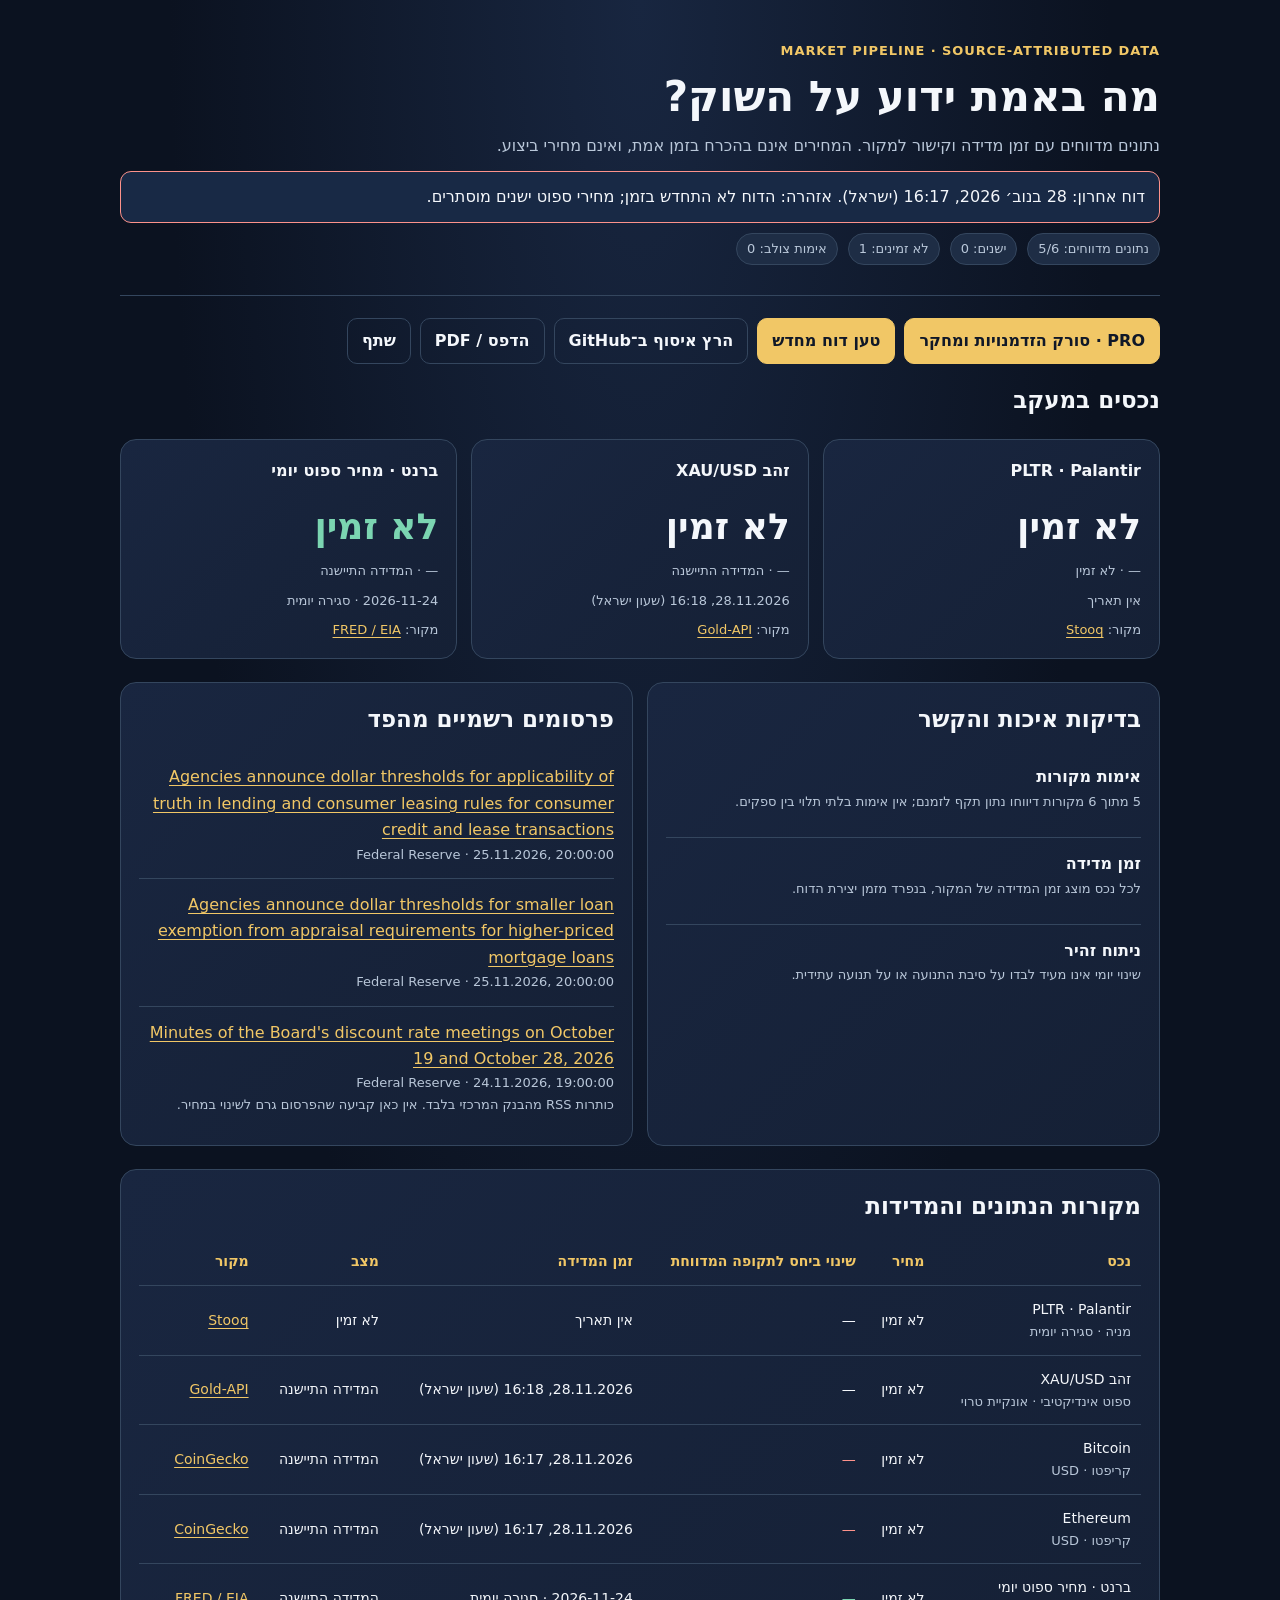
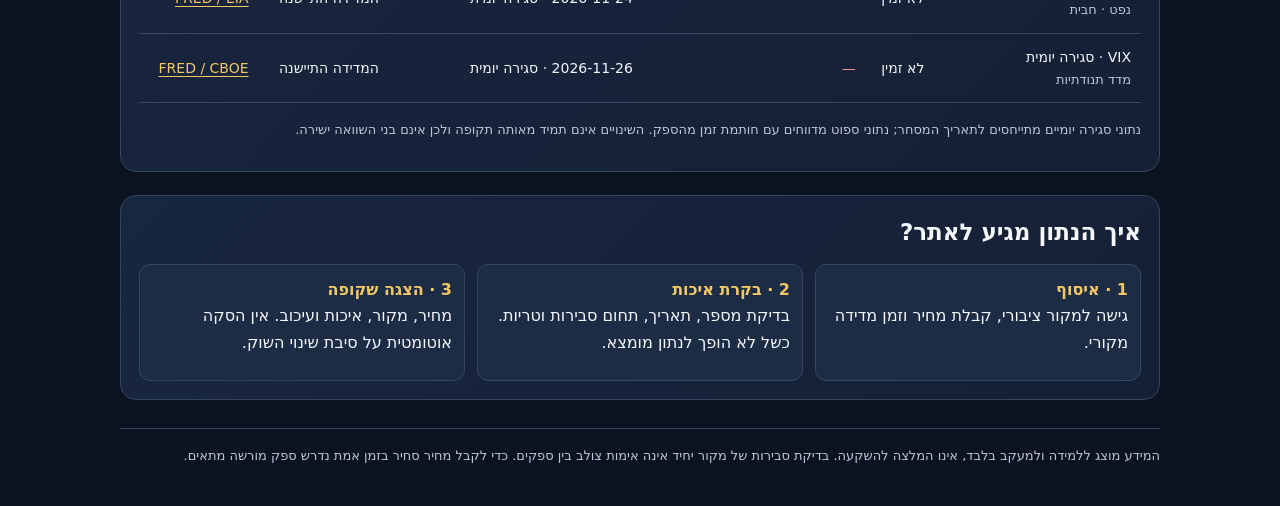
<file: index.html>
<!doctype html>
<html lang="he" dir="rtl">
<head>
<meta charset="utf-8">
<meta name="viewport" content="width=device-width,initial-scale=1">
<meta name="theme-color" content="#0b1220">
<meta name="description" content="Market Pipeline — מקורות נתוני שוק עם זמן מדידה, איכות נתונים וקישור למקור. לא ציטוטי מסחר בזמן אמת.">
<title>Market Pipeline | נתונים עם מקורות</title>
<style>
:root{color-scheme:dark;--bg:#0b1220;--panel:#17233a;--panel2:#1d2c45;--ink:#f4f7fb;--muted:#b9c7d9;--line:#34465e;--gold:#f1c766;--green:#7bd5b1;--red:#fd928b}
*{box-sizing:border-box}
body{margin:0;background:radial-gradient(ellipse at 50% 0,#182640 0,#0b1220 52%);color:var(--ink);font:16px/1.65 system-ui,-apple-system,Arial,sans-serif}
main{max-width:1120px;padding:clamp(16px,4vw,40px);margin:0 auto}
h1,h2,h3,p{margin-top:0}h1{font-size:clamp(28px,5vw,42px);line-height:1.22;margin:10px 0}h2{font-size:clamp(19px,3vw,23px)}p{margin-bottom:12px}
a{color:var(--gold);text-underline-offset:3px}
.eyebrow{font-size:13px;letter-spacing:.07em;color:var(--gold);font-weight:800}
.muted{color:var(--muted)}
.hero{border-bottom:1px solid var(--line);padding-bottom:20px;margin-bottom:22px}
.toolbar{display:flex;flex-wrap:wrap;gap:9px;margin:18px 0}
.btn{display:inline-flex;align-items:center;justify-content:center;min-height:43px;border-radius:10px;border:1px solid var(--line);background:transparent;padding:9px 14px;color:var(--ink);font:inherit;font-weight:650;text-decoration:none;cursor:pointer}
.btn.primary{color:#101828;background:var(--gold);border-color:var(--gold)}
.btn:hover,.btn:focus-visible{outline:2px solid var(--gold);outline-offset:2px}
#state{padding:12px 14px;background:#182945;border:1px solid var(--line);border-radius:11px;margin:10px 0}
#state.alert{border-color:var(--red)}
#summary{display:flex;gap:10px;flex-wrap:wrap;margin:10px 0}
.pill{border:1px solid var(--line);border-radius:999px;font-size:13px;padding:4px 10px;background:#1e2d45;color:var(--muted)}
.metrics{display:grid;grid-template-columns:repeat(3,minmax(0,1fr));gap:14px}
.card,details,.panel{background:linear-gradient(135deg,#192640,#152035);border:1px solid var(--line);border-radius:16px;padding:18px;min-width:0}
.card .name{font-weight:700;overflow-wrap:anywhere}
.card .price{font-size:clamp(25px,3.3vw,36px);font-weight:800;margin:12px 0 4px;direction:ltr;text-align:right;font-variant-numeric:tabular-nums}
.card .meta{font-size:13px;color:var(--muted);overflow-wrap:anywhere;margin-top:8px}
.green{color:var(--green)}.red{color:var(--red)}
.section{margin-top:23px}
.grid-2{display:grid;grid-template-columns:1fr 1fr;gap:14px}
.panel h2{margin-bottom:12px}
.entry{padding:13px 0;border-bottom:1px solid var(--line)}
.entry:last-child{border-bottom:0;padding-bottom:0}
.entry a{overflow-wrap:anywhere}
.small{font-size:13px;color:var(--muted)}
.table-scroll{overflow-x:auto}
table{width:100%;border-collapse:collapse;white-space:nowrap;font-size:14px}
th,td{border-bottom:1px solid var(--line);padding:12px 10px;text-align:right}
th{color:var(--gold);font-weight:700}
td .small{display:block;max-width:210px;white-space:normal}
.note{margin-top:16px;color:var(--muted);font-size:13px}
.pipeline{display:grid;grid-template-columns:repeat(3,1fr);gap:12px}
.step{padding:12px;border:1px solid var(--line);border-radius:11px;background:var(--panel2)}
.step strong{color:var(--gold)}
footer{margin-top:28px;padding-top:16px;border-top:1px solid var(--line);font-size:13px;color:var(--muted)}
@media(max-width:740px){.metrics{grid-template-columns:1fr}.grid-2{grid-template-columns:1fr}.pipeline{grid-template-columns:1fr}.card{padding:16px}.toolbar .btn{flex:1;min-width:max-content}}
@media print{body{background:white;color:black}.card,.panel,.step{background:white;color:black;border-color:#bbb}.toolbar{display:none}a{color:#244986}.small,.muted,footer{color:#444}}
</style>
</head>
<body>
<main>
<header class="hero">
  <div class="eyebrow">MARKET PIPELINE · SOURCE-ATTRIBUTED DATA</div>
  <h1>מה באמת ידוע על השוק?</h1>
  <p class="muted">נתונים מדווחים עם זמן מדידה וקישור למקור. המחירים אינם בהכרח בזמן אמת, ואינם מחירי ביצוע.</p>
  <div id="state" role="status" aria-live="polite">טוען נתונים מהדוח האחרון…</div>
  <div id="summary" aria-label="מצב איכות הנתונים"></div>
</header>
<nav class="toolbar" aria-label="פעולות"><a class="btn primary" href="./pro.html">PRO · סורק הזדמנויות ומחקר</a>
  <button class="btn primary" id="reload" type="button">טען דוח מחדש</button>
  <a class="btn" href="https://github.com/yuvaltevelov/market-pipeline/actions/workflows/refresh.yml" target="_blank" rel="noopener noreferrer">הרץ איסוף ב־GitHub</a>
  <button class="btn" id="print" type="button">הדפס / PDF</button>
  <button class="btn" id="share" type="button">שתף</button>
</nav>
<section aria-labelledby="main-title"><h2 id="main-title">נכסים במעקב</h2><div class="metrics" id="cards"></div></section>
<section class="section grid-2">
  <div class="panel"><h2>בדיקות איכות והקשר</h2><div id="signals"></div></div>
  <div class="panel"><h2>פרסומים רשמיים מהפד</h2><div id="news"></div><p class="small">כותרות RSS מהבנק המרכזי בלבד. אין כאן קביעה שהפרסום גרם לשינוי במחיר.</p></div>
</section>
<section class="section panel" aria-labelledby="all-assets-title">
  <h2 id="all-assets-title">מקורות הנתונים והמדידות</h2>
  <div class="table-scroll"><table><thead><tr><th scope="col">נכס</th><th scope="col">מחיר</th><th scope="col">שינוי ביחס לתקופה המדווחת</th><th scope="col">זמן המדידה</th><th scope="col">מצב</th><th scope="col">מקור</th></tr></thead><tbody id="rows"></tbody></table></div>
  <p class="note">נתוני סגירה יומיים מתייחסים לתאריך המסחר; נתוני ספוט מדווחים עם חותמת זמן מהספק. השינויים אינם תמיד מאותה תקופה ולכן אינם בני השוואה ישירה.</p>
</section>
<section class="section panel"><h2>איך הנתון מגיע לאתר?</h2><div class="pipeline"><div class="step"><strong>1 · איסוף</strong><p>גישה למקור ציבורי, קבלת מחיר וזמן מדידה מקורי.</p></div><div class="step"><strong>2 · בקרת איכות</strong><p>בדיקת מספר, תאריך, תחום סבירות וטריות. כשל לא הופך לנתון מומצא.</p></div><div class="step"><strong>3 · הצגה שקופה</strong><p>מחיר, מקור, איכות ועיכוב. אין הסקה אוטומטית על סיבת שינוי השוק.</p></div></div></section>
<footer>המידע מוצג ללמידה ולמעקב בלבד, אינו המלצה להשקעה. בדיקת סבירות של מקור יחיד אינה אימות צולב בין ספקים. כדי לקבל מחיר סחיר בזמן אמת נדרש ספק מורשה מתאים.</footer>
<noscript>יש להפעיל JavaScript לצפייה בנתונים.</noscript>
</main>
<script>
"use strict";
const byId = id => document.getElementById(id);
const clear = node => node.replaceChildren();
const node = (tag,text,cls) => {const x=document.createElement(tag); if(text!==undefined && text!==null)x.textContent=String(text); if(cls)x.className=cls;return x;};
const displayNumber = (n, digits=2) => new Intl.NumberFormat("en-US",{minimumFractionDigits:0,maximumFractionDigits:digits}).format(n);
const allowedHosts = new Set(["stooq.com","www.stooq.com","gold-api.com","www.coingecko.com","fred.stlouisfed.org","www.federalreserve.gov"]);
function link(url,label){
  try {const parsed=new URL(url);if(parsed.protocol!=="https:"||!allowedHosts.has(parsed.hostname))throw new Error("unapproved");const a=node("a",label);a.href=parsed.href;a.target="_blank";a.rel="noopener noreferrer";return a;}
  catch{return node("span","מקור לא מאושר","small");}
}
function observeDate(a){
  if(!a.as_of)return "אין תאריך";
  if(a.granularity==="date")return a.as_of+(a.pricing_basis==="delayed_market_quote"?" · דיווח ספק, ייתכן תוך־יומי":" · סגירה יומית");
  const d=new Date(a.as_of);
  return Number.isFinite(d.getTime())?d.toLocaleString("he-IL",{timeZone:"Asia/Jerusalem",dateStyle:"short",timeStyle:"short"})+" (שעון ישראל)":"זמן לא תקין";
}
function observationFresh(a){
  if(!a.as_of || a.quality!=="reported")return false;
  if(a.granularity==="date"){
    const t=Date.parse(a.as_of+"T00:00:00Z");
    const days=Math.floor((Date.now()-t)/86400000);
    return Number.isFinite(t)&&days>=0&&days<=(a.id==="PLTR"?5:7);
  }
  if(a.granularity==="timestamp"){
    const t=Date.parse(a.as_of),seconds=(Date.now()-t)/1000;
    return Number.isFinite(t)&&seconds>=-300&&seconds<=(a.id==="XAUUSD"?3600:10800);
  }
  return false;
}
function quoteStatus(a,generatedAge){
  if(a.quality!=="reported")return a.quality==="stale"?"נתון ישן":"לא זמין";
  if(!observationFresh(a))return "המדידה התיישנה";
  if(a.granularity==="timestamp"&&generatedAge>180*60*1000)return "תמונת מצב ישנה";
  return a.pricing_basis==="delayed_market_quote"?"ציטוט ספק יחיד, ייתכן עיכוב":a.granularity==="date"?"סגירה מדווחת":"דיווח מקור יחיד";
}
function effectivePrice(a,generatedAge){return observationFresh(a)&&(a.granularity==="date"||generatedAge<=180*60*1000)&&typeof a.price==="number"&&Number.isFinite(a.price)&&a.price>0;}
function renderAssets(data,age){
  const cards=byId("cards"),rows=byId("rows");clear(cards);clear(rows);
  for(const a of data.assets){
    const okay=effectivePrice(a,age),price=okay?(a.currency==="USD"?"$":"")+displayNumber(a.price):"לא זמין";
    const pct=okay&&typeof a.change_percent==="number"&&Number.isFinite(a.change_percent)?(a.change_percent>0?"+":"")+displayNumber(a.change_percent,2)+"%":"—";
    const pctCls=typeof a.change_percent==="number"?(a.change_percent>0?"green":a.change_percent<0?"red":""):"";
    if(["PLTR","XAUUSD","BRENT"].includes(a.id)){
      const c=node("article",null,"card");
      c.append(node("div",a.name,"name"),node("div",price,"price"+(pctCls?" "+pctCls:"")),node("div",pct+" · "+quoteStatus(a,age),"small"));
      c.append(node("div",observeDate(a),"meta"));
      const source=node("div",null,"meta");source.append("מקור: ",link(a.source_url,a.source));c.append(source);cards.append(c);
    }
    const tr=node("tr");
    const name=node("td",a.name);
    name.append(node("span",a.pricing_basis==="delayed_market_quote"?"מניה · ציטוט אחרון (עשוי להיות תוך־יומי)":(a.description||""),"small"));
    const tdPrice=node("td",price);
    const tdChange=node("td",pct,pctCls);
    const tdAsOf=node("td",observeDate(a));
    const tdStatus=node("td",quoteStatus(a,age));
    const tdSource=node("td");tdSource.append(link(a.source_url,a.source));
    tr.append(name,tdPrice,tdChange,tdAsOf,tdStatus,tdSource);rows.append(tr);
  }
}
function renderTextEntries(id,items,type){
  const box=byId(id);clear(box);
  if(!items.length){box.append(node("p",type==="news"?"לא התקבלו פרסומים רשמיים מתוארכים מהמקור.":"אין מידע שניתן להציג." ,"small"));return;}
  for(const entry of items){
    const c=node("div",null,"entry");
    if(type==="news"){
      c.append(link(entry.url,entry.title),node("div",entry.source+" · "+new Date(entry.published_at).toLocaleString("he-IL"),"small"));
    }else{
      c.append(node("strong",entry.title),node("p",entry.text,"small"));
    }
    box.append(c);
  }
}
async function load(){
  byId("state").textContent="טוען דוח מקור אחרון…";
  try{
    const response=await fetch("./data/latest.json?t="+Date.now(),{cache:"no-store"});
    if(!response.ok)throw new Error("http "+response.status);
    const d=await response.json();
    if(d.schema_version!==2||!Array.isArray(d.assets)||d.assets.length!==6||!d.quality)throw new Error("legacy or invalid data schema");
    const generated=d.generated_at?Date.parse(d.generated_at):NaN;
    const age=Number.isFinite(generated)?Math.max(0,Date.now()-generated):Infinity;
    const published=Number.isFinite(generated)?new Date(generated).toLocaleString("he-IL",{timeZone:"Asia/Jerusalem",dateStyle:"medium",timeStyle:"short"}):"טרם בוצע איסוף";
    const old=age>2*60*60*1000;
    const state=byId("state");
    state.textContent="דוח אחרון: "+published+" (ישראל). "+(old?"אזהרה: הדוח לא התחדש בזמן; מחירי ספוט ישנים מוסתרים.":d.status==="complete"?"האיסוף הושלם; אין אימות צולב בין ספקים.":d.status==="partial"?"חלק מהמקורות לא היו זמינים.":"ממתינים לאיסוף ראשון.");
    state.classList.toggle("alert",old||d.status!=="complete");
    const summary=byId("summary");clear(summary);
    summary.append(node("span","נתונים מדווחים: "+d.quality.reported+"/6","pill"),node("span","ישנים: "+d.quality.stale,"pill"),node("span","לא זמינים: "+d.quality.unavailable,"pill"),node("span","אימות צולב: 0","pill"));
    renderAssets(d,age);
    renderTextEntries("signals",Array.isArray(d.signals)?d.signals:[],"signals");
    renderTextEntries("news",Array.isArray(d.news)?d.news:[],"news");
  }catch(error){
    const el=byId("state");el.textContent="לא ניתן לאמת את הדוח. אין להסתמך על המחירים. ("+error.message+")";el.classList.add("alert");
    ["cards","rows","signals","news","summary"].forEach(id=>clear(byId(id)));
  }
}
byId("reload").addEventListener("click",load);
byId("print").addEventListener("click",()=>window.print());
byId("share").addEventListener("click",async()=>{
  try{if(navigator.share)await navigator.share({title:document.title,url:location.href});else if(navigator.clipboard){await navigator.clipboard.writeText(location.href);byId("state").textContent="הקישור הועתק. הנתונים עצמם לא שונו."}}
  catch{/* sharing was canceled */}
});
load();
</script>
</body>
</html>
</file>
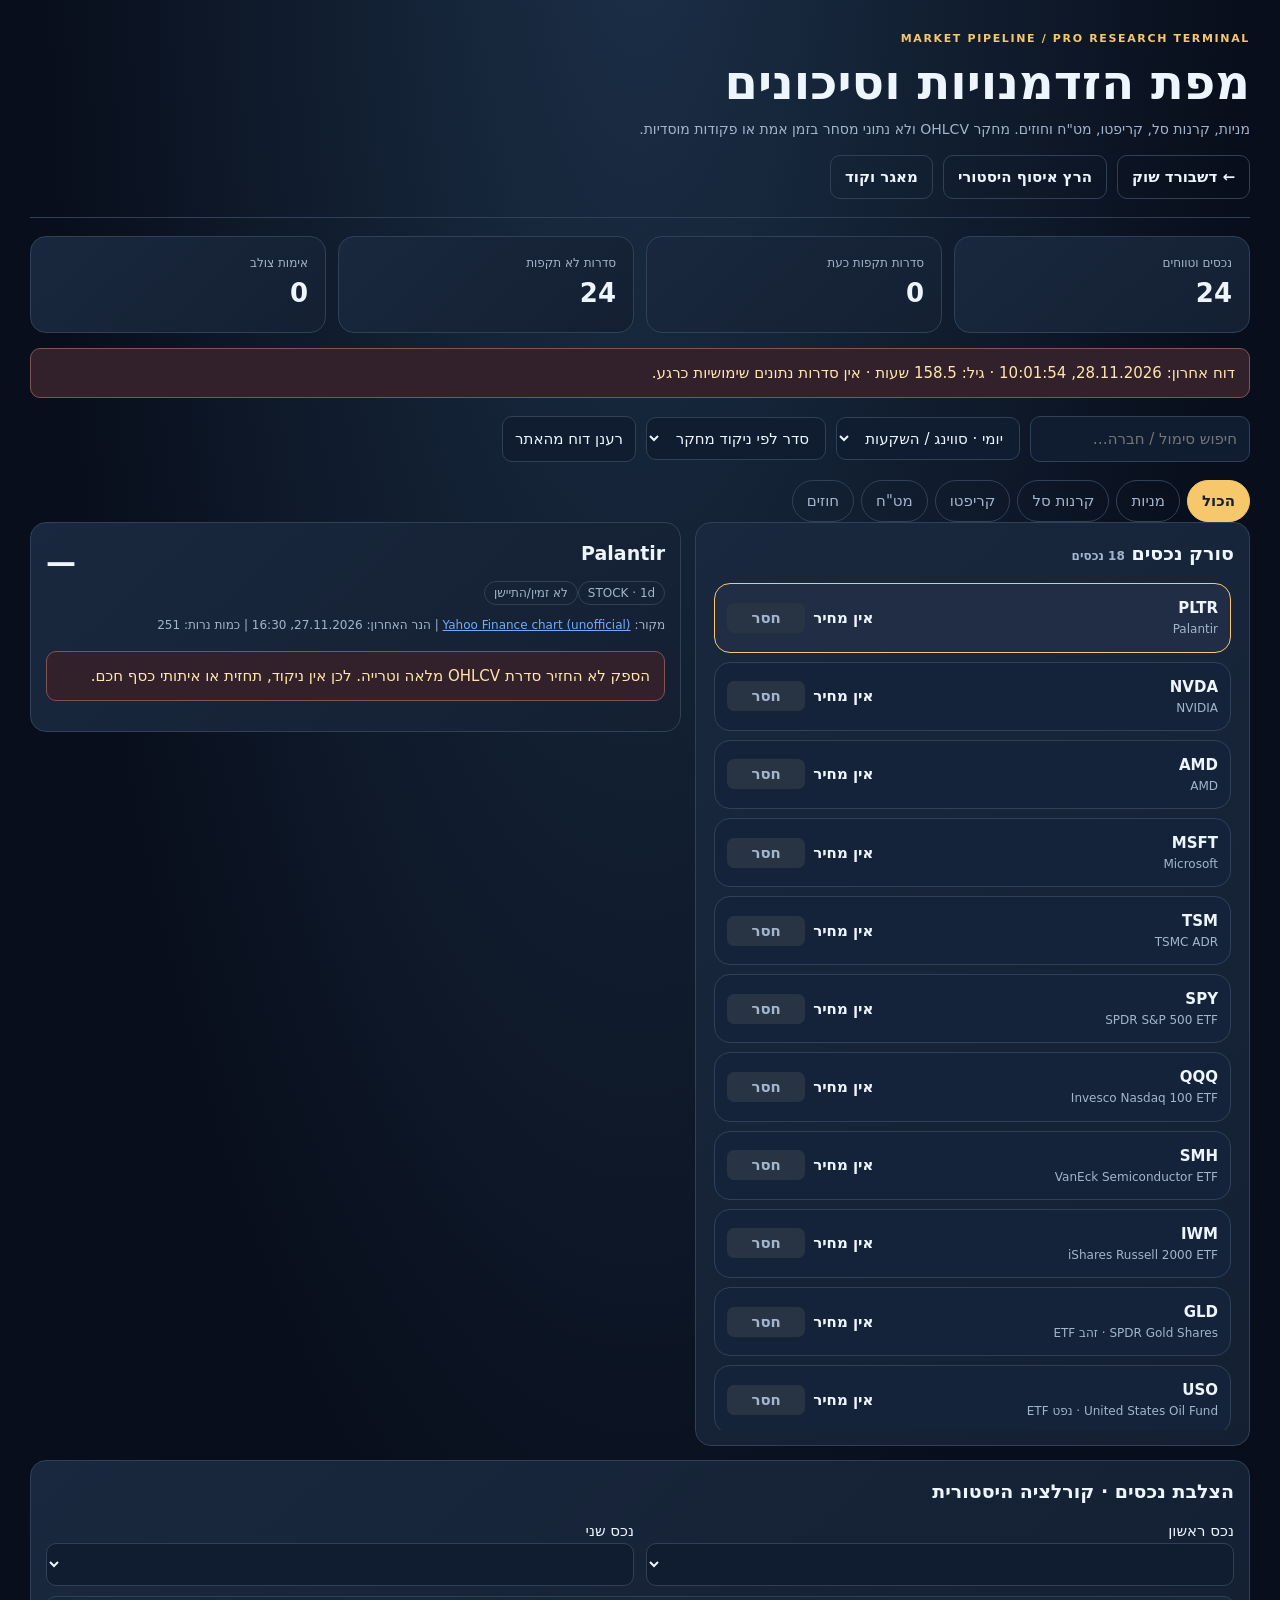
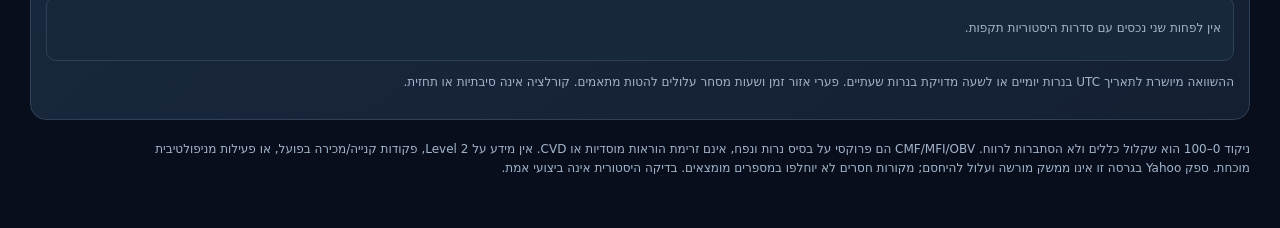
<file: pro.html>
<!doctype html>
<html lang="he" dir="rtl">
<head><meta charset="utf-8"><meta name="viewport" content="width=device-width,initial-scale=1"><meta name="theme-color" content="#080e1b"><meta name="description" content="Market Pipeline Pro: historical multi-market research and explicitly limited rule-based backtesting.">
<title>Market Pipeline PRO | Market Research</title><link rel="stylesheet" href="./assets/pro.css"></head>
<body><main>
<header><div class="brand">MARKET PIPELINE / PRO RESEARCH TERMINAL</div><h1>מפת הזדמנויות וסיכונים</h1>
<p class="sub">מניות, קרנות סל, קריפטו, מט"ח וחוזים. מחקר OHLCV ולא נתוני מסחר בזמן אמת או פקודות מוסדיות.</p>
<nav class="nav"><a href="./index.html">← דשבורד שוק</a><a href="https://github.com/yuvaltevelov/market-pipeline/actions/workflows/pro.yml" target="_blank" rel="noopener noreferrer">הרץ איסוף היסטורי</a><a href="https://github.com/yuvaltevelov/market-pipeline" target="_blank" rel="noopener noreferrer">מאגר וקוד</a></nav>
</header>
<div class="gridtop" id="summary" aria-live="polite"><div class="stat"><span>מערכת</span><strong>טוען…</strong></div></div>
<div id="status" role="status" class="notice">ממתין לנתונים מאומתים במבנה המערכת…</div>
<div class="controls">
 <input id="query" class="control" type="search" placeholder="חיפוש סימול / חברה…" aria-label="חיפוש נכס" maxlength="50">
 <select id="period" class="control" aria-label="טווח נרות"><option value="1d">יומי · סווינג / השקעות</option><option value="60m">שעתי · מעקב יומי</option></select>
 <select id="sort" class="control" aria-label="סדר"><option value="score">סדר לפי ניקוד מחקר</option><option value="rvol">נפח יחסי (RVOL)</option><option value="symbol">סימול אלפביתי</option></select>
 <button class="control" id="reload" type="button">רענן דוח מהאתר</button>
</div>
<div class="filters" id="filters" aria-label="סינון שווקים">
<button class="filter active" data-category="all">הכול</button><button class="filter" data-category="stock">מניות</button><button class="filter" data-category="etf">קרנות סל</button><button class="filter" data-category="crypto">קריפטו</button><button class="filter" data-category="fx">מט"ח</button><button class="filter" data-category="futures">חוזים</button>
</div>
<div class="workspace">
<section class="panel"><h2>סורק נכסים <span id="shown" class="small"></span></h2><div class="assetlist" id="assetlist"><div class="loading">ממתין לנרות שהושלמו…</div></div></section>
<section class="panel" id="detail"><div class="loading">בחר נכס להצגת האינדיקציות ומגבלות המקורות</div></section>
</div>
<section class="panel compare"><h2>הצלבת נכסים · קורלציה היסטורית</h2>
<div class="two"><label>נכס ראשון<select class="control" id="compareA" style="width:100%"></select></label><label>נכס שני<select class="control" id="compareB" style="width:100%"></select></label></div>
<div id="comparison" class="risks">בחר שני נכסים עם לפחות 20 תצפיות חופפות.</div>
<p class="small">ההשוואה מיושרת לתאריך UTC בנרות יומיים או לשעה מדויקת בנרות שעתיים. פערי אזור זמן ושעות מסחר עלולים להטות מתאמים. קורלציה אינה סיבתיות או תחזית.</p>
</section>
<footer class="foot">ניקוד 0–100 הוא שקלול כללים ולא הסתברות לרווח. CMF/MFI/OBV הם פרוקסי על בסיס נרות ונפח, אינם זרימת הוראות מוסדיות או CVD. אין מידע על Level 2, פקודות קנייה/מכירה בפועל, או פעילות מניפולטיבית מוכחת. ספק Yahoo בגרסה זו אינו ממשק מורשה ועלול להיחסם; מקורות חסרים לא יוחלפו במספרים מומצאים. בדיקה היסטורית אינה ביצועי אמת.</footer>
</main><script defer src="./assets/pro.js"></script></body></html>
</file>
<file: assets/pro.css>
:root{color-scheme:dark;--bg:#080e1b;--pane:#141f32;--pane2:#19283e;--stroke:#304157;--ink:#edf5ff;--secondary:#a3b5cc;--mint:#7be5c0;--salmon:#ff9f9a;--gold:#f6c86b;--blue:#76a8ff}*{box-sizing:border-box}
body{margin:0;background:radial-gradient(ellipse at 50% -10%,#1c3048,#080e1b 67%);color:var(--ink);font:15px/1.6 system-ui,-apple-system,Arial,sans-serif}a{color:var(--blue)}button,select,input{font:inherit}
main{max-width:1350px;margin:auto;padding:clamp(12px,3vw,30px)}header{border-bottom:1px solid var(--stroke);padding-bottom:18px;margin-bottom:18px}
.brand{font-size:11px;letter-spacing:.15em;color:var(--gold);font-weight:900}
h1{font-size:clamp(29px,5vw,48px);line-height:1.15;margin:7px 0}h2{font-size:19px;margin:0 0 12px}h3{margin:0 0 8px;font-size:16px}
.sub{color:var(--secondary);font-size:14px;margin:8px 0}.nav{display:flex;flex-wrap:wrap;align-items:center;gap:10px;margin-top:15px}.nav a{border:1px solid var(--stroke);padding:9px 14px;border-radius:10px;text-decoration:none;color:var(--ink);font-weight:700}
.gridtop{display:grid;grid-template-columns:repeat(4,1fr);gap:12px}.stat,.panel,.asset{border:1px solid var(--stroke);background:linear-gradient(138deg,var(--pane2),var(--pane));border-radius:16px}.stat{padding:17px}.stat span{color:var(--secondary);font-size:12px;display:block}.stat strong{display:block;font-size:26px;font-variant-numeric:tabular-nums}
.small{font-size:12px;color:var(--secondary)}.notice{padding:12px 14px;border:1px solid #72613c;border-radius:10px;margin:15px 0;background:#29253a;color:#ffe6ab}.danger{border-color:#825353;background:#32202b}
.controls{display:flex;flex-wrap:wrap;gap:10px;align-items:center;margin:18px 0}.control{background:#101d31;color:var(--ink);border:1px solid var(--stroke);border-radius:10px;padding:10px 12px;min-height:43px}.control:focus-visible,button:focus-visible{outline:2px solid var(--gold);outline-offset:2px}
.filters{display:flex;flex-wrap:wrap;gap:7px}.filter{color:var(--secondary);border:1px solid var(--stroke);border-radius:999px;padding:8px 14px;background:transparent;cursor:pointer}.filter.active{background:var(--gold);color:#172033;font-weight:800;border-color:var(--gold)}
.workspace{display:grid;grid-template-columns:minmax(340px,.98fr) minmax(380px,1.15fr);gap:14px;align-items:start}
.panel{padding:15px;min-width:0}.assetlist{max-height:850px;overflow:auto;display:grid;gap:9px;padding:3px}.asset{display:grid;grid-template-columns:minmax(0,1fr) 96px 78px;gap:8px;align-items:center;width:100%;text-align:right;color:var(--ink);padding:12px;background:#14233a;cursor:pointer}
.asset.selected{border-color:var(--gold);background:#202d44}.asset:disabled{cursor:not-allowed;opacity:.8}.asset:hover{border-color:var(--blue)}
.asset .ticker{font-weight:850;font-size:15px;direction:ltr;text-align:right}.asset .name{font-size:12px;color:var(--secondary);white-space:nowrap;overflow:hidden;text-overflow:ellipsis}.asset .price{text-align:left;font-variant-numeric:tabular-nums;direction:ltr;font-weight:650}
.score{border-radius:7px;padding:3px 8px;display:inline-block;text-align:center;font-weight:850;font-variant-numeric:tabular-nums;background:#283344}
.bullish{color:var(--mint)}.bearish{color:var(--salmon)}.neutral{color:var(--gold)}.unavailable{color:#a3b5cc}
.detailtop{display:flex;align-items:flex-start;justify-content:space-between;gap:12px}.detailprice{font-size:30px;font-weight:900;font-variant-numeric:tabular-nums;direction:ltr;text-align:right}
.indicatorgrid{display:grid;grid-template-columns:repeat(3,1fr);gap:8px;margin:15px 0}.indicator{border:1px solid var(--stroke);background:#101c2d;padding:12px;border-radius:12px}.indicator .value{display:block;font-size:18px;font-weight:750;direction:ltr;text-align:right;font-variant-numeric:tabular-nums}.indicator .label{color:var(--secondary);font-size:12px}
hr{border:0;border-top:1px solid var(--stroke);margin:18px 0}.pill{font-size:12px;border:1px solid var(--stroke);border-radius:999px;padding:4px 9px;color:var(--secondary)}
.risks{padding:10px 12px;background:#18283b;border:1px solid var(--stroke);border-radius:10px;margin:10px 0}.bullet{padding:4px 0;color:var(--secondary)}
.plot{display:block;width:100%;height:175px;border-radius:10px;background:#0d1a2c;border:1px solid var(--stroke);margin:12px 0}
.compare{margin-top:14px}.two{display:grid;grid-template-columns:1fr 1fr;gap:12px}.foot{color:var(--secondary);font-size:12px;max-width:1100px;margin:20px 0}.loading{padding:45px 10px;text-align:center;color:var(--secondary)}
a:focus-visible{outline:2px solid var(--gold)}
@media(max-width:900px){.workspace{grid-template-columns:1fr}.gridtop{grid-template-columns:repeat(2,1fr)}.assetlist{max-height:350px}}
@media(max-width:540px){.gridtop{grid-template-columns:1fr 1fr}.stat{padding:12px}.stat strong{font-size:20px}.indicatorgrid{grid-template-columns:repeat(2,1fr)}.two{grid-template-columns:1fr}.asset{grid-template-columns:minmax(0,1fr) 92px 65px}.controls .control{width:100%}}
@media print{body{background:#fff;color:#111}.panel,.asset,.stat,.indicator{background:#fff;color:#111}.filters,.nav,.controls{display:none}}
</file>
